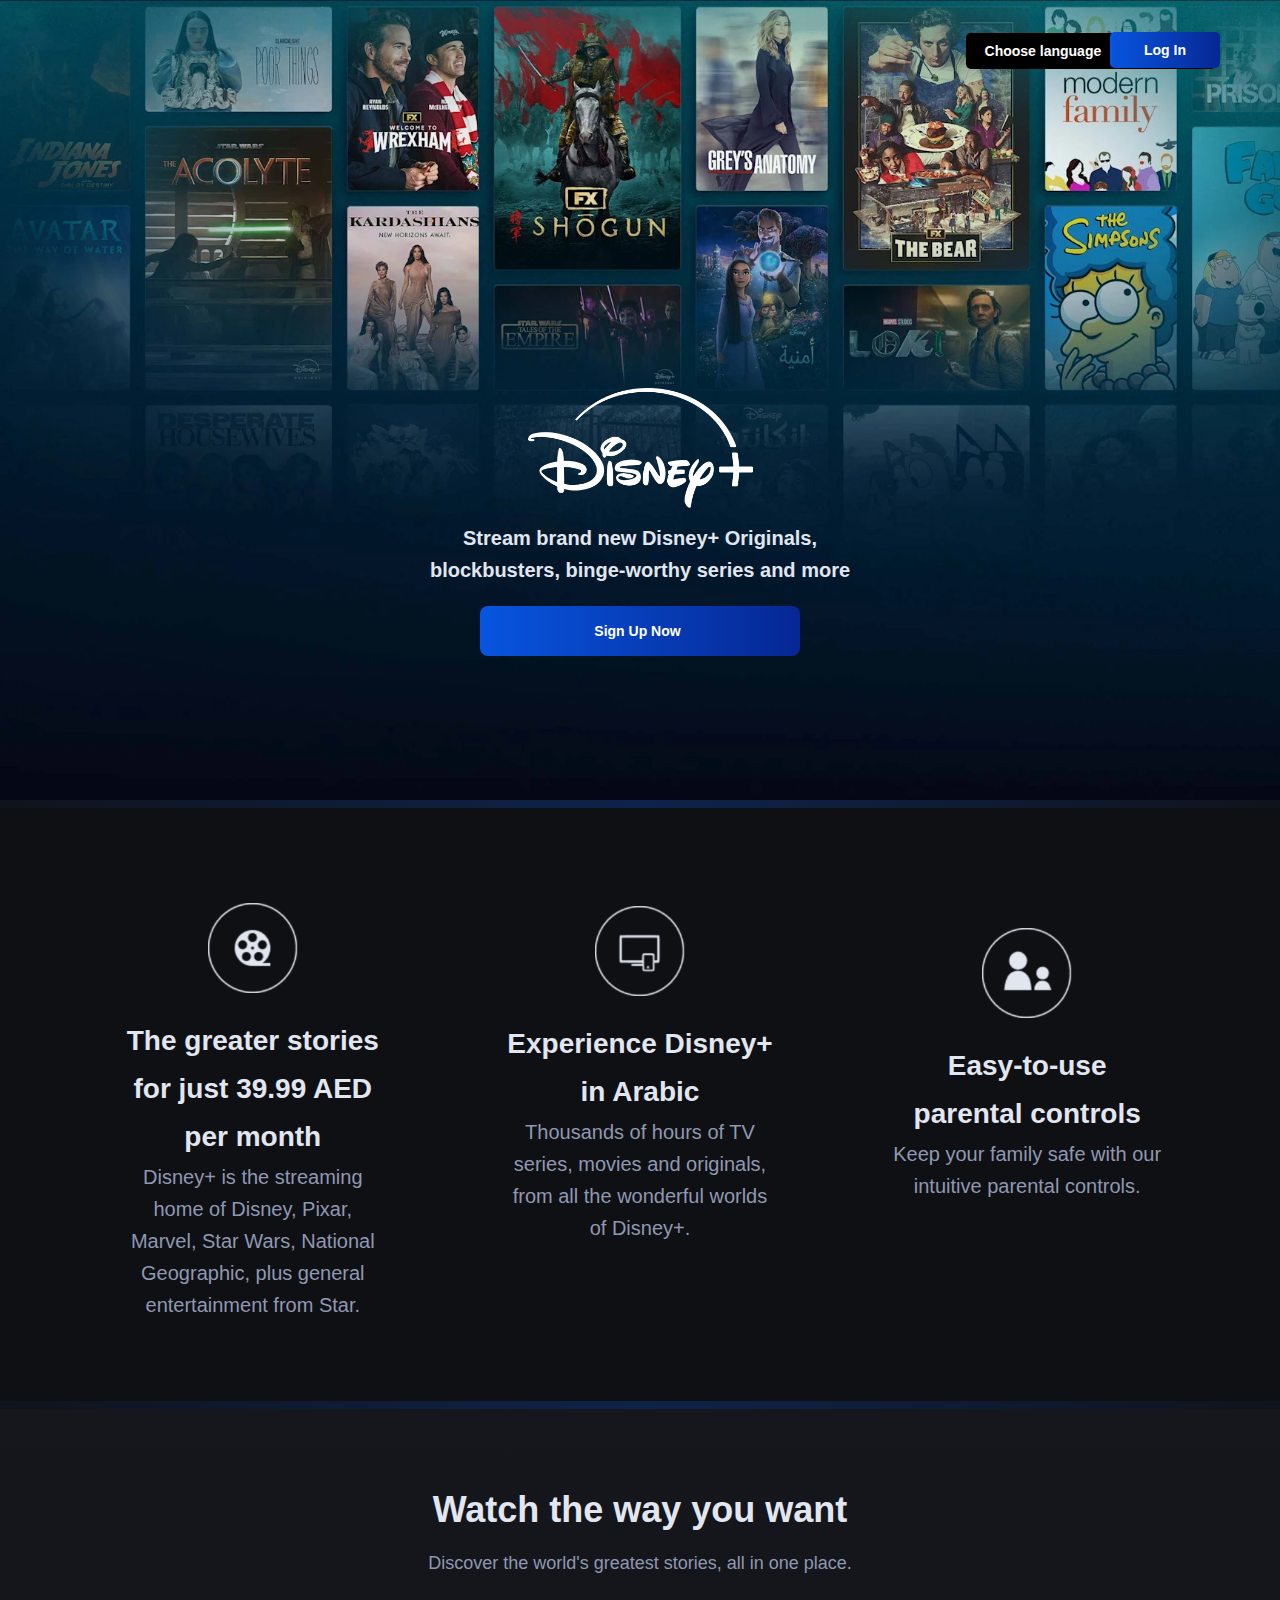
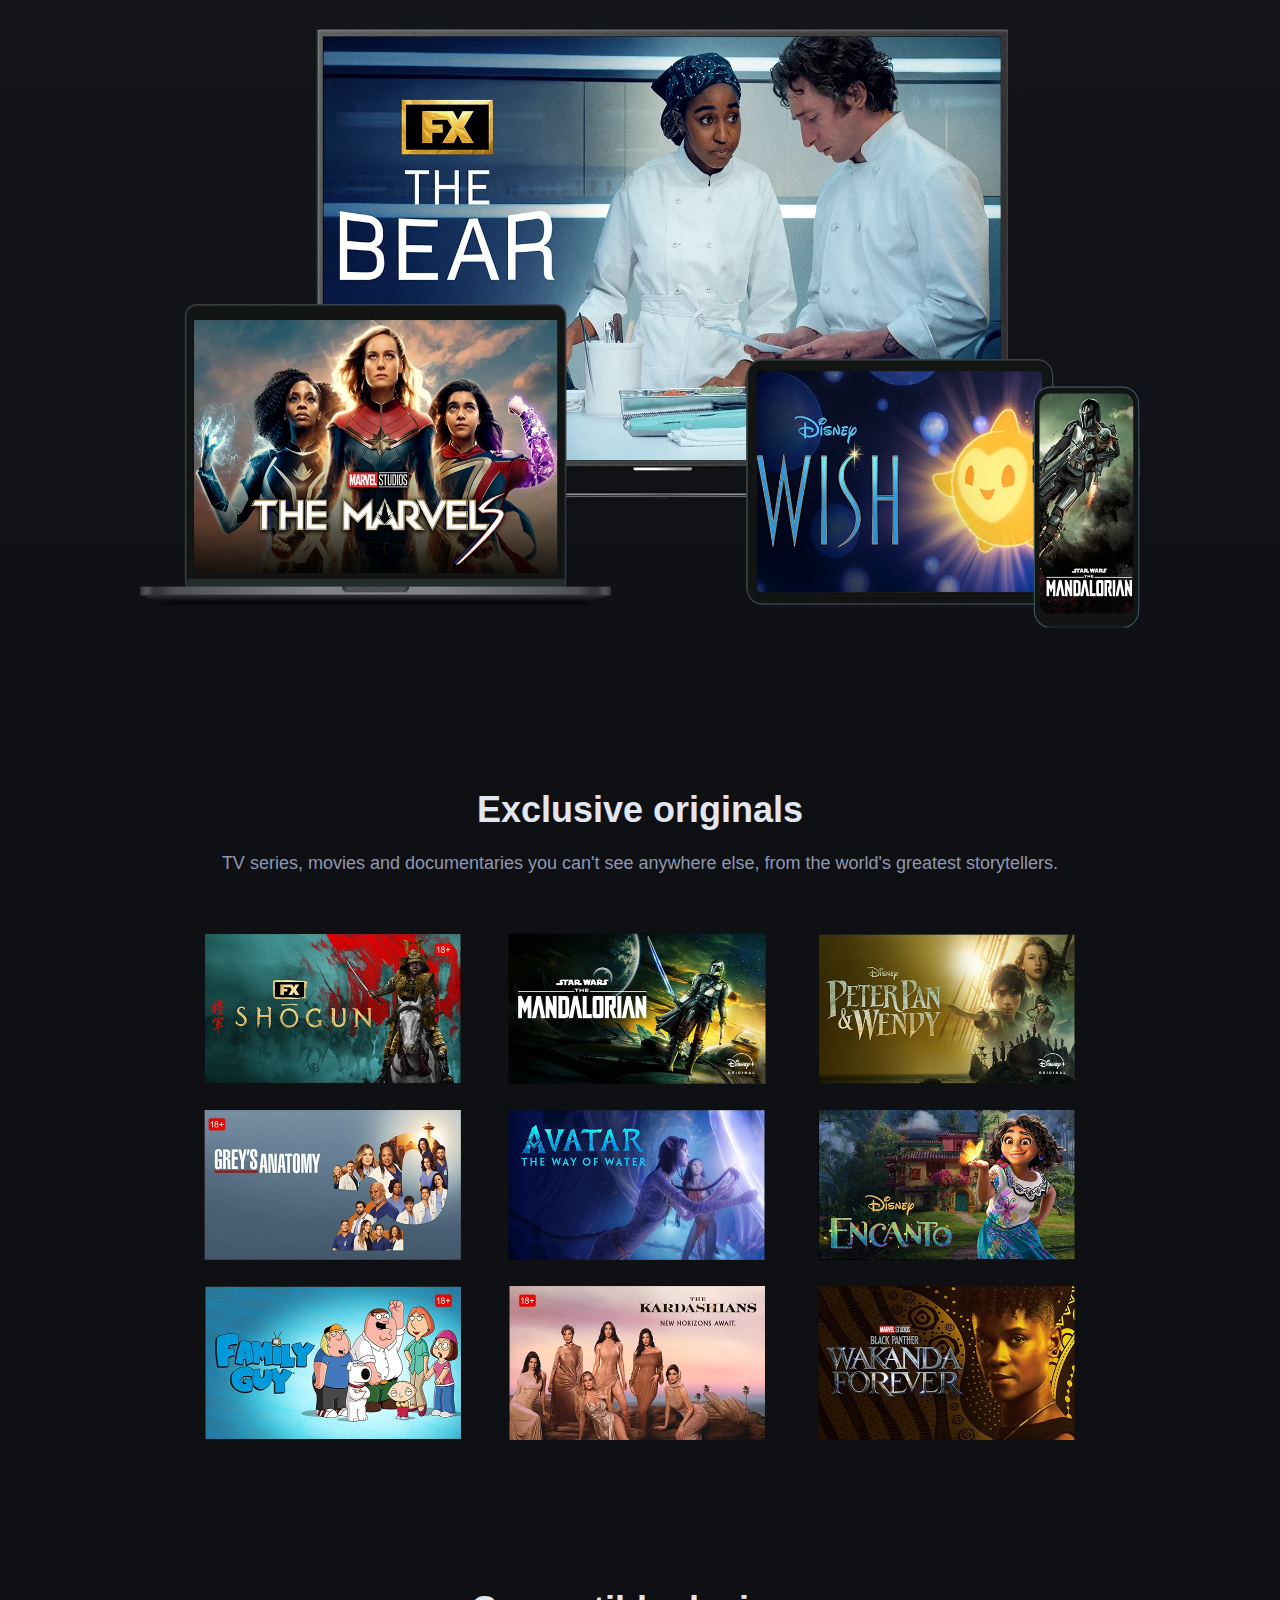
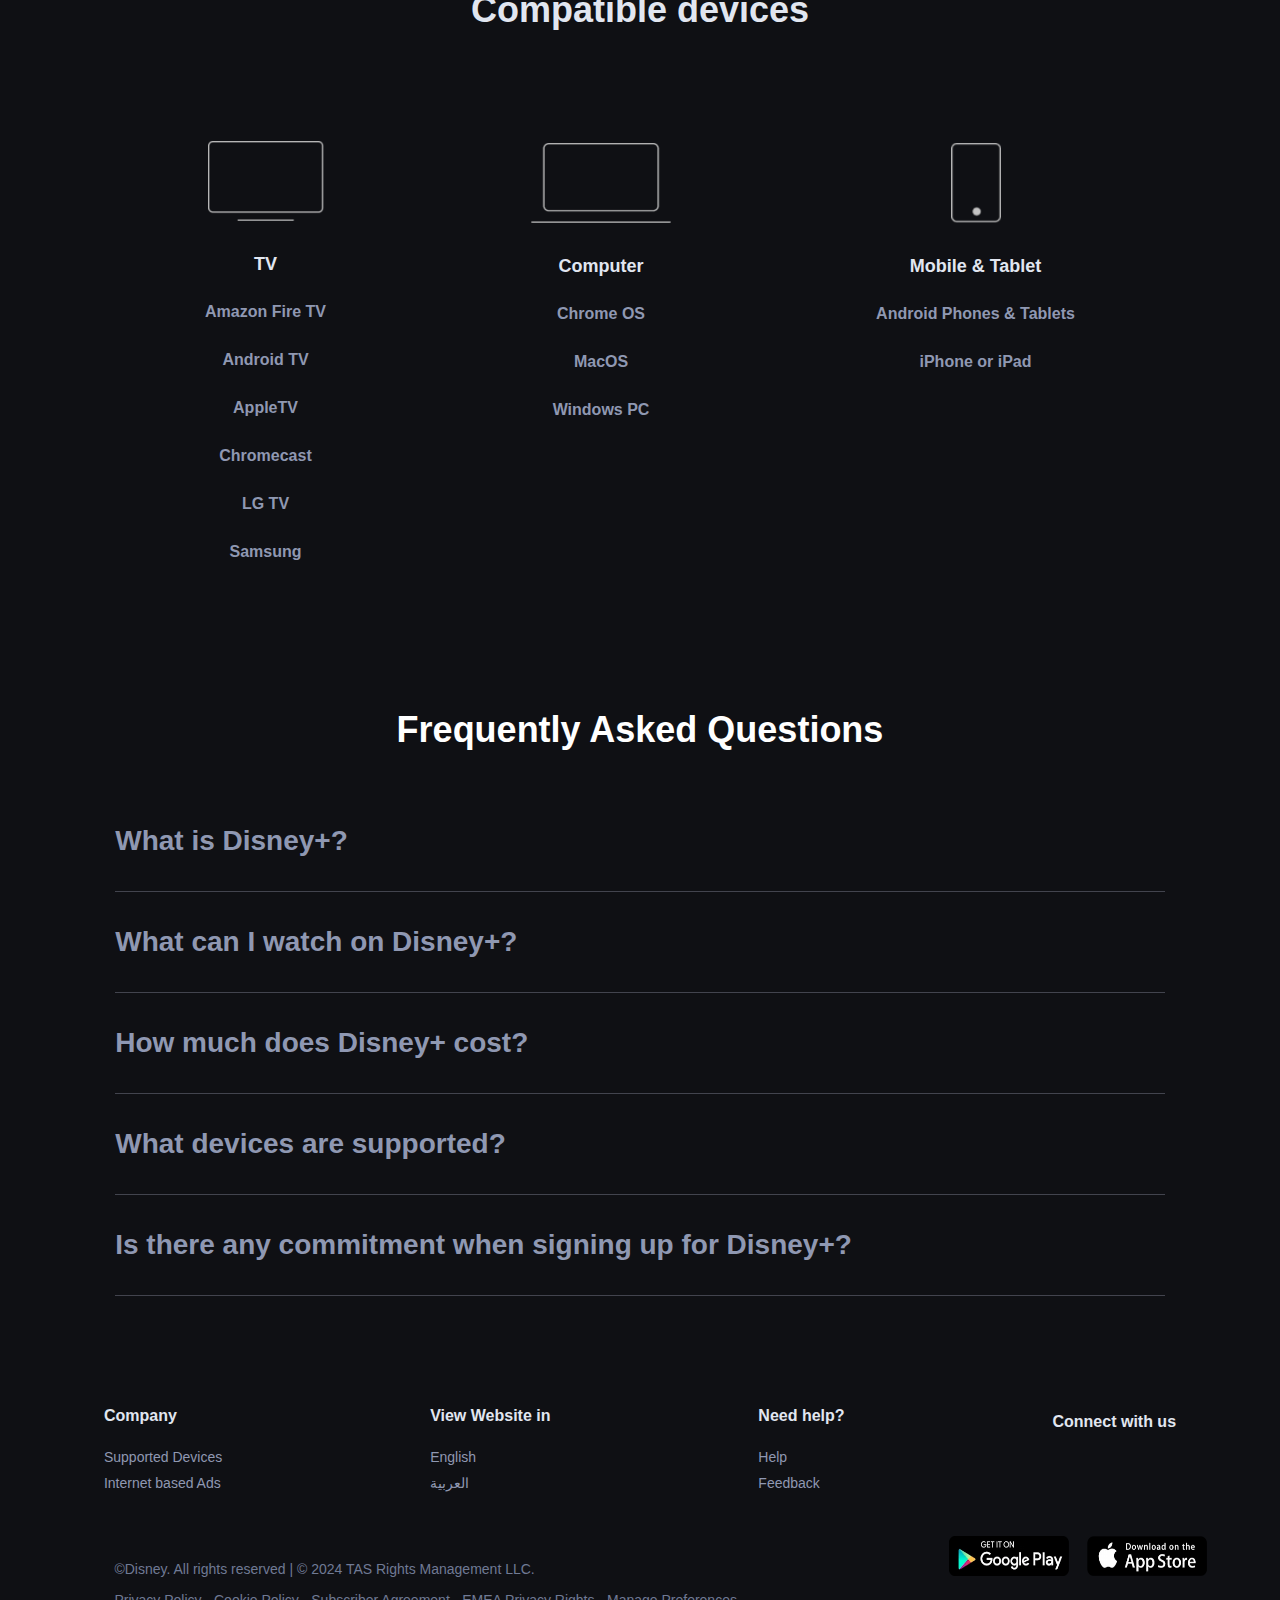
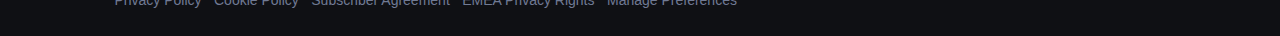
<file: index.html>
<!DOCTYPE html>
<html lang="ar">
<head>
    <meta charset="UTF-8">
    <meta name="viewport" content="width=device-width, initial-scale=1.0">
    <title>Disney+Hotstar</title>
    <link rel="stylesheet" href="style.css">
    <link rel="stylesheet" href="https://cdnjs.cloudflare.com/ajax/libs/font-awesome/6.6.0/css/all.min.css" integrity="sha512-Kc323vGBEqzTmouAECnVceyQqyqdsSiqLQISBL29aUW4U/M7pSPA/gEUZQqv1cwx4OnYxTxve5UMg5GT6L4JJg==" crossorigin="anonymous" referrerpolicy="no-referrer" />
</head>
<body>
    

    <main>
        <div class="head_section">
            <div class="language_settings">
                <h4 class="heading1">Choose language</h4>
                <select name="language" id="language" onchange="changeLanguage()">
                    <option value="en">English</option>
                    <option value="ar">العربية</option>
                </select>
                </div>
               <button type="button" id="log_in">Log In</button>
            
        <div class="disney-logo">
            <img src="disney-plus-logo.jpg" alt="disney logo" id="disney_logo">
            <p class="description">Stream brand new Disney+ Originals, <br> blockbusters, binge-worthy series and more</p>
            <button id="signup_form">Sign Up Now <i class="fa-solid fa-chevron-right"></i></button>
        </div>
        </div>

        <div class="entertainment-section">
            <div class="greatstories">
                <img src="entertainement.jpg" alt="device-reel" id="story">
                <h1 class="month">The greater stories for just 39.99 AED per month</h1>
                <p class="sentence">Disney+ is the streaming home of Disney, Pixar, Marvel, Star Wars, National Geographic, plus general entertainment from Star.</p>
            </div>
            <div class="language_preference">
                <img src="fav_device.jpg" alt="language settings" id="favlang">
                <h1 class="experience">Experience Disney+ in Arabic</h1>
                <p class="tvoption">Thousands of hours of TV series, movies and originals, from all the wonderful worlds of Disney+.</p>
            </div>
            <div class="settings">
                <img src="parental_logo.jpg" alt="parental settings" id="parent_control">
                <h1 class="parent_option">Easy-to-use parental controls</h1>
                <p class="inst_para">Keep your family safe with our intuitive parental controls.</p>
            </div>
        </div>

        <div class="watch_devices">
            <h1 class="watch">Watch the way you want</h1>
            <p class="discover">Discover the world's greatest stories, all in one place.</p>
            <img src="info_movie.jpg" alt="different devices" id="devices">
        </div>

        <div class="original_section">
            <h1 class="exclusive">Exclusive originals</h1>
            <p class="lists">TV series, movies and documentaries you can't see anywhere else, from the world's greatest storytellers.</p>
            <img src="shotgun.jpg" alt="Exclusive novie list" id="list_movies">
        </div>

        <div class="compati_devices">
            <h1 class="device_heading">Compatible devices</h1>
            <div class="list-container">
            <div class="tv">
                <img src="tv.jpg" alt="television-logo" id="tele">
                <ul id="tv_title">TV
                    <li id="tv1">Amazon Fire TV</li>
                    <li id="tv2">Android TV</li>
                    <li id="tv3">AppleTV</li>
                    <li id="tv4">Chromecast</li>
                    <li id="tv5">LG TV</li>
                    <li id="tv6">Samsung</li>
                </ul>
            </div>
            <div class="computer">
                <img src="computer.jpg" alt="monitor-logo" id="comp">
                <ul id="comp_title">Computer
                    <li id="chrome_comp">Chrome OS</li>
                    <li id="mac_comp">MacOS</li>
                    <li id="windows_comp">Windows PC</li>
                </ul>
            </div>
            <div class="tablet">
                <img src="mobile.jpg" alt="mobile-logo" id="smalldevices">
                <ul id="mob_tab">Mobile & Tablet
                    <li class="phone_tablet">Android Phones & Tablets</li>
                    <li class="i_prod">iPhone or iPad</li>
                </ul>
            </div>
            </div>
        </div>

        <div class="FAQs">
            <h1 class="faqs_heading">Frequently Asked Questions</h1>

           <div class="qna">
            <details> 
                <summary class="qna1">What is Disney+? <i class="fa-solid fa-chevron-down"></i></summary>
            
                <div class="qna1_answer">Disney+ is the dedicated streaming home of your favourite stories from Disney, Pixar, Marvel, Star Wars, National Geographic; as well as a huge range of general entertainment with Star - all in one place.  With thousands of movies, TV series, and exclusive Originals to choose from, there's something for everyone on Disney+. Subscribers can also enjoy a number of benefits included in their subscription, such as:
                    <li class="variety"> Unlimited downloads on up to 10 devices and up to 7 different profiles</li>
                    <li clas="safe-child"> A robust parental controls system including dedicated profiles for children.</li>
                    <li class="stream"> 4K UHD streaming with Dolby Vision and Dolby Atmos support on compatible devices for no extra cost</li>
                    <li class="limits"> Up to 4 screens can stream simultaneously</li>
                </div>
            </details>

            <details>
            <summary class="qna2">What can I watch on Disney+? <i class="fa-solid fa-chevron-down"></i></summary>

                <div class="qna2_answer">With thousands of films and series from the greatest storytellers around the globe and more added each month, you will always find something to watch on Disney+ 
                    <li class="list1"> The biggest animated blockbusters from Disney, like The Lion King and Encanto</li>
                    <li class="list2">Heart-warming storytelling for all ages from the masterminds at Pixar such as Luca and Turning Red</li>
                    <li class="list3">Experience the ever-growing story of the Marvel Cinematic Universe like never before with must-see exclusive Original series from Marvel Studios She-Hulk and Moon Knight</li>
                    <li class="list4">Relive the epic Saga in a galaxy far away with Star Wars hit series, like The Mandalorian and Andor</li>
                    <li class="list5"> Open your eyes to the beauty of our planet with fearless National Geographic explorers and a number of insightful documentaries, like Gordon Ramsay: Uncharted and Welcome to Earth</li>
                    <li class="list6"> With Star you will find the most talked about bingeable series like the global phenomenon The Walking Dead and Grey's Anatomy</li>
                </div>
            </details>

            <details>
            <summary class="qna3">How much does Disney+ cost? <i class="fa-solid fa-chevron-down"></i></summary>

                <div class="qna3_answer">WDisney+ is offering a limited time promotion taking place between 12 September 2024 to 27 September 2024.During this period, you can subscribe to the Disney+ monthly plan at a discounted price of 14.99 AED per month for 3 months compared to the usual monthly subscription price. After 3 months, your subscription will auto-renew at the then current price for a monthly subscription, unless you cancel before then. Cancellations take effect at the end of your billing period
                </div>
            </details>

            <details>
            <summary class="qna4">What devices are supported? <i class="fa-solid fa-chevron-down"></i></summary>

                <div class="qna4_answer">Disney+ is widely avaliable across mobile devices, web browsers, game consoles, set-top boxes, and smart TVs. Click <a href="https://help.apps.disneyplus.com/ae/en/support/solutions/articles/68000001619-supported-devices-on-disney" target="_blank">here</a> for the full list of supported devices. 
                </div>
            </details>

            <details>
                <summary class="qna5">Is there any commitment when signing up for Disney+? <i class="fa-solid fa-chevron-down"></i></summary>
                
                    <div class="qna5_answer">There are no commitments when you sign up for Disney+, and you have the full flexibility to cancel anytime, effective at the end of your current payment period. Just follow these 5 easy steps: <br>
                        1. Go to www.disneyplus.com and log in <br>
                        2. Select your Profile <br>
                        3. Select Account <br>
                        4. Select Cancel Subscription <br>
                        5. Select Complete Cancellation to confirm <br>
                        For more information click <a href="https://www.apps.disneyplus.com/subscriberagreement/ae/eng" target="_self">here</a>.
                    </div>
                </details>
                </div>
        </div>
    </main>

    <footer>
        <div class="footer_info">
            <div class="company_details">
                <h3 class="company_heading">Company</h3>
                <ul>
                    <a href="https://help.apps.disneyplus.com/ae/en/support/solutions/articles/68000001619-supported-devices-on-disney" target="_blank">
                        <li class="support-device">Supported Devices</li>
                    </a>
                    <a href="https://preferences-mgr.trustarc.com/?pid=disney01&aid=disneyplusemea01&type=disneyplusemea" target="_blank">
                        <li class="internet-ads">Internet based Ads</li>
                    </a>
                </ul>
            </div>

            <div class="lang-change">
                <h3 class="view_opt">View Website in</h3>
                <ul>
                    <li>English</li>
                    <li>العربية</li>  
                </ul>
            </div>

            <div class="help-sect">
                <h3 class="help">Need help?</h3>
                <ul>
                    <a href="https://help.apps.disneyplus.com/ae/en/support/home" target="_blank"><li class="help-link">Help</li></a>
                    <a href="https://help.apps.disneyplus.com/ae/en/support/tickets/feedback" target="_blank">
                        <li class="feedback-link">Feedback</li>
                    </a>  
                </ul>   
            </div>

            <div class="contact">
                <h3 class="connecting">Connect with us</h3>
                <ul>
                    <a href="https://www.facebook.com/profile.php?id=100090288875797" target="_blank"><i class="fa-brands fa-facebook"></i></a>
                    <a href="https://x.com/AliMans56482617" target="_blank"><i class="fa-brands fa-x-twitter"></i></a>
                    <a href="https://www.instagram.com/ali_qadir911/" target="_blank"><i class="fa-brands fa-instagram"></i></a>
                </ul>
            </div>
        </div>

        <div class="rights">
            <div class="setting-options">
            <p class="rights_para">©Disney. All rights reserved | © 2024 TAS Rights Management LLC.</p>
            <div class="references">
            <a href="https://privacy.thewaltdisneycompany.com/en/current-privacy-policy/" target="_blank" class="pri_policy">Privacy Policy</a>
            <a href="https://privacy.thewaltdisneycompany.com/en/current-privacy-policy/cookies-policy/" target="_blank" class="coo_policy">Cookie Policy</a>
            <a href="https://www.apps.disneyplus.com/subscriberagreement/ae/eng" target="_blank" class="sub_agreement">Subscriber Agreement</a>
            <a href="https://privacy.thewaltdisneycompany.com/ar/current-privacy-policy-ar/emea-privacy-rights-ar/" target="_blank" class="privacy_rights">EMEA Privacy Rights</a>
            <a href="#" target="_blank" class="manager">Manage Preferences</a>
            </div>
        </div>

        <div class="app-download">
            <a href="https://play.google.com/store/apps/details?id=com.disneyplus.mea" target="_blank">
                <img src="google-playstore.jpg" alt="googleplaystore option" id="googleid">
            </a>
            <a href="https://apps.apple.com/in/app/id1614201510" target="_blank">
                <img src="ios-appstore.jpg" alt="appleplaystore option" id="appleid">
            </a>
        </div>
        </div>
    </footer>


<script src="product.js"></script>
    
</body>
</html>
</file>
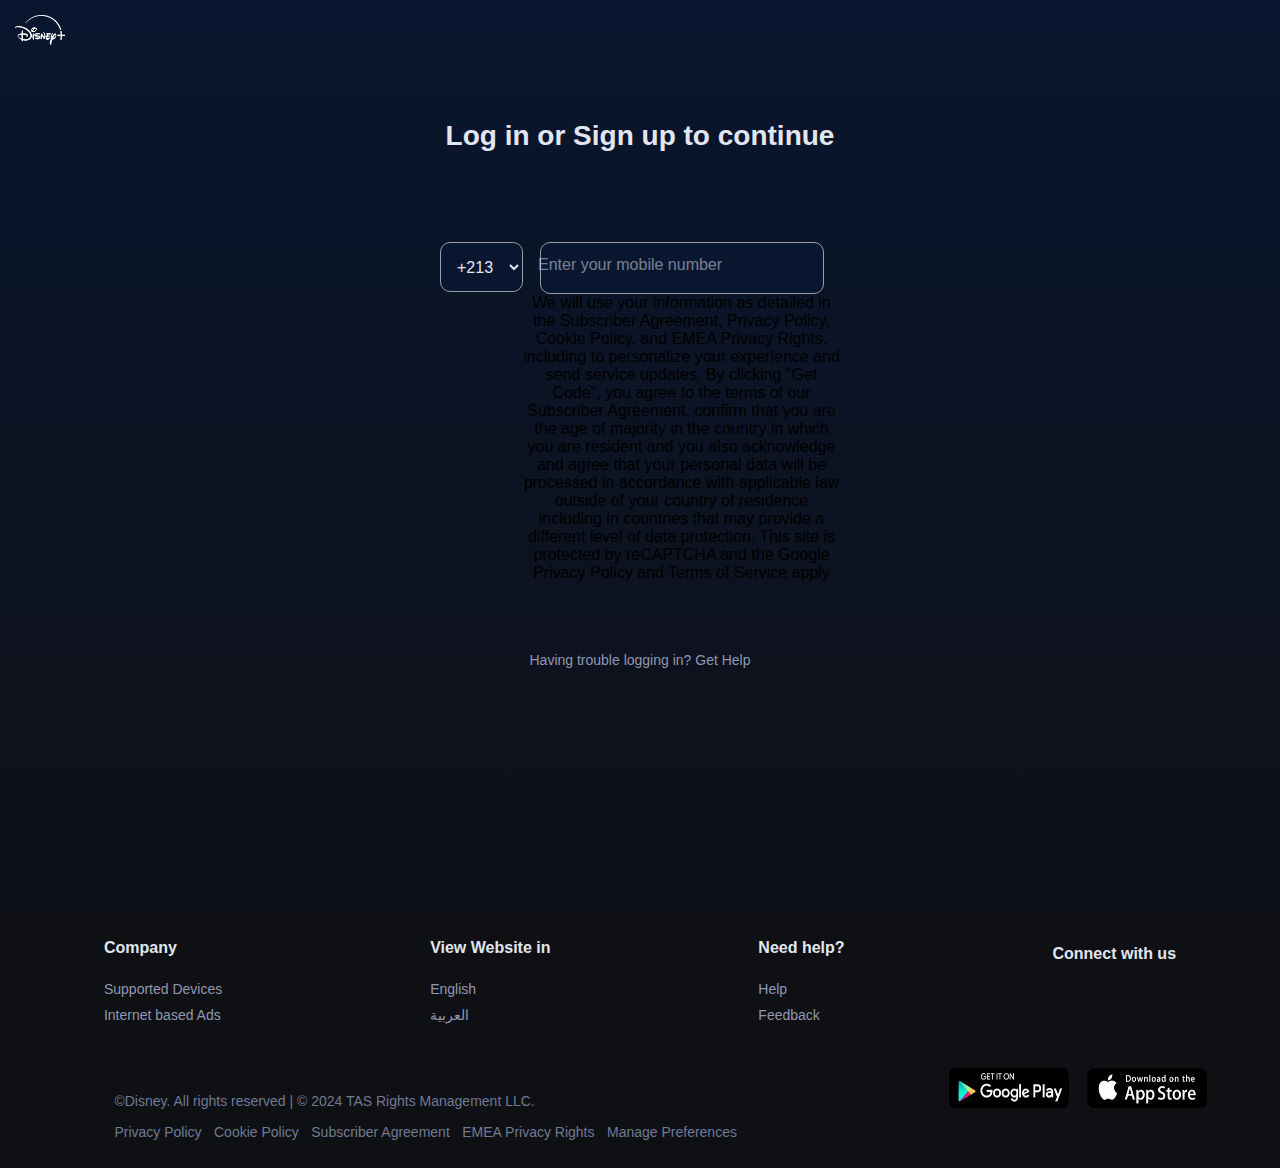
<file: signin.html>
<!DOCTYPE html>
<html lang="en">
<head>
    <meta charset="UTF-8">
    <meta name="viewport" content="width=device-width, initial-scale=1.0">
    <title>Sign Up</title>
     <link rel="stylesheet" href="style-login.css">
     <link rel="stylesheet" href="https://cdnjs.cloudflare.com/ajax/libs/font-awesome/6.6.0/css/all.min.css" integrity="sha512-Kc323vGBEqzTmouAECnVceyQqyqdsSiqLQISBL29aUW4U/M7pSPA/gEUZQqv1cwx4OnYxTxve5UMg5GT6L4JJg==" crossorigin="anonymous" referrerpolicy="no-referrer"/>
</head>
<body>
    <header>
        <img src="disney-plus-logo.jpg" alt="disney logo">
    </header>
    <main>
        <div class="container">
        <h1>Log in or Sign up to continue</h1>

        <div class="input_num">
            <!-- <details>
                <summary>+213  <i class="fa-solid fa-chevron-down"></i></summary>
                <div class="codelist">
                <div>Algeria       +213</div>
                <div>Bahrain       +973</div>
                <div>Egypt         +20</div>
                <div>Kuwait       +965</div>
                <div>Palestine       +970</div>
                <div>United Arab Emirates       +971</div>
                <div>Yemen       +967</div>
                </div>
            </details> -->
             <select name="country code" id="country_code">
                <option value="+213" data-descr="Algeria">Algeria       +213</option>
                <option value="+973" data-descr="Bahrain">Bahrain       +973</option>
                <option value="+20" data-descr="Egypt">Egypt         +20</option>
                <option value="+965" data-descr="Kuwait">Kuwait       +965</option>
                <option value="+970" data-descr="Palestine">Palestine       +970</option>
                <option value="+971" data-descr="UAE">United Arab Emirates       +971</option>
                <option value="+967" data-descr="Yemen">Yemen       +967</option>
            </select>
            <label>
            <input id="mbnum" type="tel" name="phone_number" placeholder="">
            <span>Enter your mobile number</span>
            <p id="info_services">We will use your information as detailed in the Subscriber Agreement, Privacy Policy, Cookie Policy, and EMEA Privacy Rights, including to personalize your experience and send service updates. By clicking "Get Code", you agree to the terms of our Subscriber Agreement, confirm that you are the age of majority in the country in which you are resident and you also acknowledge and agree that your personal data will be processed in accordance with applicable law outside of your country of residence including in countries that may provide a different level of data protection. This site is protected by reCAPTCHA and the Google Privacy Policy and Terms of Service apply</p>

            </label><br>
        </div>
        
            <p id="info_services" style="display: none;">We will use your information as detailed in the Subscriber Agreement, Privacy Policy, Cookie Policy, and EMEA Privacy Rights, including to personalize your experience and send service updates. By clicking "Get Code", you agree to the terms of our Subscriber Agreement, confirm that you are the age of majority in the country in which you are resident and you also acknowledge and agree that your personal data will be processed in accordance with applicable law outside of your country of residence including in countries that may provide a different level of data protection. This site is protected by reCAPTCHA and the Google Privacy Policy and Terms of Service apply</p>

        <div class="instructions">
            <p>Having trouble logging in? <a href="https://help.apps.disneyplus.com/ae/en/support/search?term=login" target="_blank">Get Help</a></p>
        </div>
        </div>
    </main>

    <footer>
        <div class="footer_info">
            <div class="company_details">
                <h3 class="company_heading">Company</h3>
                <ul>
                    <a href="https://help.apps.disneyplus.com/ae/en/support/solutions/articles/68000001619-supported-devices-on-disney" target="_blank">
                        <li class="support-device">Supported Devices</li>
                    </a>
                    <a href="https://preferences-mgr.trustarc.com/?pid=disney01&aid=disneyplusemea01&type=disneyplusemea" target="_blank">
                        <li class="internet-ads">Internet based Ads</li>
                    </a>
                </ul>
            </div>

            <div class="lang-change">
                <h3 class="view_opt">View Website in</h3>
                <ul>
                    <li>English</li>
                    <li>العربية</li>  
                </ul>
            </div>

            <div class="help-sect">
                <h3 class="help">Need help?</h3>
                <ul>
                    <a href="https://help.apps.disneyplus.com/ae/en/support/home" target="_blank"><li class="help-link">Help</li></a>
                    <a href="https://help.apps.disneyplus.com/ae/en/support/tickets/feedback" target="_blank">
                        <li class="feedback-link">Feedback</li>
                    </a>  
                </ul>   
            </div>

            <div class="contact">
                <h3 class="connecting">Connect with us</h3>
                <ul>
                    <a href="https://www.facebook.com/profile.php?id=100090288875797" target="_blank"><i class="fa-brands fa-facebook"></i></a>
                    <a href="https://x.com/AliMans56482617" target="_blank"><i class="fa-brands fa-x-twitter"></i></a>
                    <a href="https://www.instagram.com/ali_qadir911/" target="_blank"><i class="fa-brands fa-instagram"></i></a>
                </ul>
            </div>
        </div>

        <div class="rights">
            <div class="setting-options">
            <p class="rights_para">©Disney. All rights reserved | © 2024 TAS Rights Management LLC.</p>
            <div class="references">
            <a href="https://privacy.thewaltdisneycompany.com/en/current-privacy-policy/" target="_blank" class="pri_policy">Privacy Policy</a>
            <a href="https://privacy.thewaltdisneycompany.com/en/current-privacy-policy/cookies-policy/" target="_blank" class="coo_policy">Cookie Policy</a>
            <a href="https://www.apps.disneyplus.com/subscriberagreement/ae/eng" target="_blank" class="sub_agreement">Subscriber Agreement</a>
            <a href="https://privacy.thewaltdisneycompany.com/ar/current-privacy-policy-ar/emea-privacy-rights-ar/" target="_blank" class="privacy_rights">EMEA Privacy Rights</a>
            <a href="#" target="_blank" class="manager">Manage Preferences</a>
            </div>
        </div>

        <div class="app-download">
            <a href="https://play.google.com/store/apps/details?id=com.disneyplus.mea" target="_blank">
                <img src="google-playstore.jpg" alt="googleplaystore option" id="googleid">
            </a>
            <a href="https://apps.apple.com/in/app/id1614201510" target="_blank">
                <img src="ios-appstore.jpg" alt="appleplaystore option" id="appleid">
            </a>
        </div>
        </div>
    </footer>
<script src="lang.js"></script> 
</body>
</html>
</file>
<file: style.css>
* {
    padding: 0;
    margin: 0;
}

body {
    width: 100%;
    font-family: sans-serif;
    background-color: rgba(15,16,20,255);
    direction: ltr;
    text-align: left;
}

.rtl {
    direction: rtl;
    text-align: right;
}

/** Header section **/

.head_section {
    background-image: url("background-movie.jpg");
    background-repeat: no-repeat;
    background-size: cover;
    width: 100%;
    height: 800px;
    border-bottom: 8px solid;
    border-image: linear-gradient(to right,rgba(15,19,28,255), rgba(14,35,75,255), rgba(15,19,28,255))1;
    
}

.language_settings {
    width: 250px;
    height: 36px;
    color: #ffffff;
    font-size: 14px;
    background-color: transparent;
    display: flex;
    align-items: center;
    justify-content: center;
    padding: 8px 12px 8px 16px;
    position: relative;
    top: 25px;
    left: 950px;   
}

.language_settings h4 {
    width: 150px;
    height: 16px;
    color: #ffffff;
    font-size: 14px;
    padding: 10px 5px 10px 5px;
    background-color: black;
    text-align:center;
    border-top-left-radius: 5px;
    border-bottom-left-radius: 5px;
    cursor:default;
}

#language {
    width: 100px;
    height: 36px;
    color: #E1E6F0;
    font-size: 14px;
    font-weight: bold;
    font-family: sans-serif;
    background-color: #000000;
    padding: 8px 5px 8px 5px;
    border: none;
    outline:none;
    border-top-right-radius: 5px;
    border-bottom-right-radius: 5px;
    text-align: center;
    cursor: pointer;
}

#language option {
    background-color: black;
    padding-right: 2px;
    font-size: 12px;
    font-weight: bold;
    cursor: pointer;
}


#log_in {
    width: 110px;
    height: 36px;
    color: #ffffff;
    font-size: 14px;
    font-family: sans-serif;
    background-image: linear-gradient(to right, #0855df, #062794);
    border: none;
    border-radius: 5px;
    font-weight: bold;
    float:right;
    margin-top:-20px;
    margin-right: 60px;
    cursor:pointer;
    position: relative;
}

#log_in:hover {
    scale: 1.06;
    transition: 0.3s ease-in-out;
} 

#log_in:not(:hover) {
    transition: 0.3s ease-in-out;
}

.disney-logo { 
    width: 100%;
    height: 35%;
    display: inline-block;
    text-align: center;
    margin-bottom: 40px;
    background-color: transparent;
    margin-top: 320px;
    padding-bottom: 70px;
}

#disney_logo {
    width: 225px;
    height: 120px;
    background-color: transparent;
}

.description {
    font-size: 20px;
    color: #E1E6F0;
    background-color: transparent;
    font-weight: bold;
    line-height: 2rem;
    margin: 10px 0 20px 0;
}

#signup_form {
    height: 50px;
    width: 320px;
    background-image: linear-gradient(to right, #0855df, #062794);
    font-size: 14px;
    font-weight: bold;
    color: #ffffff;
    padding: 10px;
    border: none;
    border-radius: 8px;
    cursor:pointer;
}

#signup_form:hover {
    scale: 1.06;
    transition: 0.3s ease-in-out;
} 

#signup_form:not(:hover) {
    transition: 0.3s ease-in-out;
}

#signup_form i{
    color:white;
    padding-left: 5px;
}

/** Instruction section **/

.entertainment-section {
    width: 100%;
    background-color:rgba(15,16,20,255);
    color:#ffffff;
    font-family: sans-serif;
    display: flex;
    align-items: center;
    justify-content: space-evenly;
    border-bottom: 8px solid;
    border-image: linear-gradient(to right,rgba(15,19,28,255), rgba(14,35,75,255), rgba(15,19,28,255))1;
}

.entertainment-section img {
    width: 90px;
    height: 90px;
    margin-bottom: 20px;
}

.entertainment-section h1 {
    color:#E1E6F0;
    font-size: 28px;
    line-height: 3rem;
}

.entertainment-section p {
    color:#8f98b2;
    font-size: 20px;
    line-height: 2rem;
}

.entertainment-section div {
    width: 21%;
    margin-bottom: 80px;
    text-align: center;
}

.greatstories {
    margin-top: 95px;
}

.language_preference {
    margin-top: 20px;
}

/** device section **/

.watch_devices {
    width: 100%;
    height: 900px;
    background-image: linear-gradient(rgba(21,23,29,255), rgba(15,16,20,255));
    text-align: center;
}

#devices {
    width: 80%;
    height: 70%;
    position: relative;
    top: 90px;
}

.watch_devices h1 {
    color: #E1E6F0;
    font-size: 36px;
    font-weight: bold;
    font-family: sans-serif;
    position: relative;
    top: 80px;
}

.watch_devices p {
    color: #8f98b2;
    font-size: 18px;
    font-family: sans-serif;
    line-height: 4rem;
    position: relative;
    top: 80px;
}

/** exclusive movie section **/

.original_section {
    width: 100%;
    height: 800px;
    background-color: rgba(15,16,20,255);
    text-align: center;
}

#list_movies {
    width: 75%;
    height: 70%;
    position: relative;
    top: 90px;
}

.original_section h1 {
    color: #E1E6F0;
    font-size: 36px;
    font-weight: bold;
    font-family: sans-serif;
    position: relative;
    top: 80px;
}

.original_section p {
    color: #8f98b2;
    font-size: 18px;
    font-family: sans-serif;
    line-height: 4rem;
    position: relative;
    top: 80px;
}

/** compatible device section **/

.compati_devices {
    width: 100%;
    height: 800px;
    background-color: rgba(15,16,20,255);
    text-align:center;
}

.list-container {
    display:flex;
    align-items: center;
    justify-content: space-evenly;
    line-height: 3rem;
    margin-top: 120px;
}

.compati_devices h1 {
    color: #E1E6F0;
    font-size: 36px;
    font-weight: bold;
    font-family: sans-serif;
    position: relative;
    top: 80px;
}

#comp {
    width: 140px;
    height: 80px;
}

#smalldevices {
    width: 50px;
    height: 80px;
}

#tele {
    width: 116px;
    height: 80px;
}

.tv {
    position:relative;
    top: 70px;
}

.tablet {
    position: relative;
    bottom: 24px;
}

.compati_devices ul {
    color:#E1E6F0;
    font-size:18px;
    font-weight: bold;
    font-family: sans-serif;
}

.compati_devices li {
    color:#8f98b2;
    font-size: 16px;
    font-family: sans-serif;
    padding: 0 20px;
    list-style: none;
}

/** FAQs section **/

.FAQs {
    width: 100%;
    height:auto;
    background-color: rgba(15,16,20,255);
    margin-bottom: 90px;
}

.FAQs h1 {
    color:#ffffff;
    font-size: 36px;
    font-family: sans-serif;
    font-weight: bold;
    margin-bottom: 40px;
    text-align:center;
}

details {
    background-color: rgba(15,16,20,255);
    width: 82%;
    border-bottom: 0.5px solid #42444e;
    text-align: left;
    display: flex;
}

summary {
    color:#8f98b2;
    width: 100%;
    font-size: 28px;
    font-family: sans-serif;
    font-weight: bolder;
    display: flex;
    justify-content: space-between;
    align-items: center;
    list-style:none;
    cursor:pointer;
}

details div {
    color:#8f98b2;
    font-size: 18px;
    line-height: 3rem;
    font-family: sans-serif;
    border-bottom: 0.5px solid #42444e;
    height:fit-content
}

details[open] summary {
    color:#ffffff;
}

details[open] i {
    transform: rotate(180deg);
    color: #ffffff;
}

details[open] div {
    overflow:hidden;
    transition: max-height 0.5s ease-out;
}

.qna {
    height: auto;
    display: flex;
    flex-direction: column;
    line-height: 100px;
    justify-content: center;
    align-items: center;
}

summary i {
    font-size: 14px;
    position: static;
}

/** footer section **/

.footer_info {
    width: 100%;
    height: 150px;
    background-color: rgba(15,16,20,255);
    display:flex;
    justify-content: space-around;
    align-items: center;
}

a {
    text-decoration: none;
    color:inherit;
}

a:link {
    text-decoration: none;
    color: inherit;
}

.footer_info ul {
    margin: 24px 0;
}

.footer_info ul li {
    color:#8f98b2;
    font-size: 14px;
    list-style: none;
    margin-bottom: 10px;
}

.footer_info h3 {
    color:#E1E6F0;
    font-size: 16px;
}

.contact ul {
    color:#E1E6F0;
    width: 120px;
    height: 30px;
    display: flex;
    align-items: center;
    justify-content: center;
    text-align: center;
    gap: 20px;
    margin:24px 0;
}

.contact ul i {
    font-size: 24px;
}

.rights {
    width: 100%;
    height: 100px;
    background-color: rgba(15,16,20,255);
    display:flex;
    justify-content: space-around;
    align-items:center;
}

.rights p {
    color: #707a94;
    font-size: 14px;
}

.setting-options {
    width: 60%;
    height: 100%;
    display: inline-block;
    justify-content: center;
    align-items: center;
    position: relative;
    left: 60px;
}

.setting-options p {
    position: relative;
    top: 25px;
}

.setting-options a {
    display: inline-block;
    color: #707a94;
    font-size: 14px;
    margin-top: 15px;
    margin-right: 8px;
    position:relative;
    top: 25px;
}

.app-download {
    width: 23%;
    height: 100%;
    display: flex;
    align-items:start;
    justify-content: space-evenly;
}

.app-download img {
    width: 120px;
    height: 40px;
    position: relative;
    vertical-align: top;
}
</file>
<file: style-login.css>
* {
    padding: 0;
    margin: 0;
}

body {
    width: 100%;
    font-family: sans-serif;
    background-image: linear-gradient(#09162f, #0f1014);
    height: 1000px;
    background-repeat: no-repeat;
}

header {
    width:100%;
    height: 35px;
}

header img {
    width: 50px;
    height: 30px;
    display: block;
    align-items: center;
    justify-content: start;
    margin: 15px 15px;
}

.container {
    height: 70%;
    width: 100%;
    text-align:center;
    display:flex;
    flex-direction: column;
    justify-content: center;
    align-items: center;
}

.container h1 {
    font-size:28px;
    font-weight:bold;
    color:#E1E6F0;
    padding: 70px 0 90px;
    font-family: sans-serif;
}

.input_num {
    width: 400px;
    height: 60px;
    display:flex;
    justify-content: space-between;
    align-items:flex-start;
    text-align: center;
    flex-wrap: nowrap;
}

/* summary {
    width: 100px;
    height:50px;
    border: 0.5px solid #999ba5;
    border-radius: 10px;
    color:#E1E6F0;
    font-family: sans-serif;
    font-size:16px;
    background-color:#09162f;
    list-style: none;
    display: flex;
    justify-content: center;
    align-items: center;
}

summary i {
    font-size: 10px;
    margin-left: 7px;
}

details[open] summary i {
    transform:rotate(180deg);
    transition: 0.1s ease-out;
}

details[open] {
    position:relative;
    left: 180px;
    top: 120px;
} */

/* details div {
    background-color: rgba(15,16,20,255);
    width: 400px;
    padding: 12px 16px;
    font-size: 16px;
    font-family: sans-serif;
    border-radius: 10px;
    height:auto;
    cursor: pointer;
    color:#E1E6F0;
    display: flex;
    justify-content: space-between;
    align-items: center;
} */

/* .codelist {
    border: 0.5 solid rgb(78, 76, 76);
    display: flex;
    flex-direction: column;
} */

#country_code {
    width: 100px;
    height:50px;
    border: 0.5px solid #999ba5;
    border-radius: 10px;
    color:#E1E6F0;
    padding: 12px 12px;
    font-family: sans-serif;
    font-size:16px;
    background-color:#09162f;
}

#country_code option {
    background-color: rgba(15,16,20,255);
    width: 400px;
    padding: 12px 16px;
    font-size: 16px;
    font-family: sans-serif;
    border: 0.5 solid rgb(78, 76, 76);
    border-radius: 10px;
    height:auto;
    cursor: pointer;
} 

#mbnum {
    width: 250px;
    height:50px;
    border: 0.5px solid #999ba5;
    border-radius: 10px;
    color:#E1E6F0;
    padding: 0 16px;
    font-family: sans-serif;
    font-size:16px;
    background-color:#09162f;
}

label {
    position:relative;
    display: inline-block;
}

span {
    color:#E1E6F0;
    padding: 10px;
    pointer-events: none;
    position:absolute;
    left:0;
    top:0;
    transition: 0.4s;
    opacity: 0.5;
    margin-left: 5px;
    margin-top: 4px;
}

#mbnum:focus, #mbnum:not(:placeholder-shown) {
    outline: none;
    border-color: #f3f4f8; 
  }

#mbnum:focus + span, #mbnum:not(:placeholder-shown) + span {
    opacity: 1;
    transform: scale(0.75) translateY(-70%) translateX(-20px);
    color:#E1E6F0;
    background-color: #09162f;
}

#mbnum:focus {
    position: relative;
    right: 50px;
}

/* #info_services {
    font-size: 10px;
    font-family: sans-serif;
    color:#707a94;
    width:400px;
    display: inline-block;
    text-align: left;
    align-items: center;
    display:none;
} */

/* ::placeholder {
    color:#707a94;
    opacity: 1;
} */

.instructions p {
    font-size: 14px;
    color: #8f98b2;
    margin: 350px 0 250px;
}

.instructions a {
    color: #3586f0;
}



/** footer section **/

.footer_info {
    width: 100%;
    height: 150px;
    background-color: rgba(15,16,20,255);
    display:flex;
    justify-content: space-around;
    align-items: center;
}

a {
    text-decoration: none;
    color:inherit;
}

a:link {
    text-decoration: none;
    color: inherit;
}

.footer_info ul {
    margin: 24px 0;
}

.footer_info ul li {
    color:#8f98b2;
    font-size: 14px;
    list-style: none;
    margin-bottom: 10px;
}

.footer_info h3 {
    color:#E1E6F0;
    font-size: 16px;
}

.contact ul {
    color:#E1E6F0;
    width: 120px;
    height: 30px;
    display: flex;
    align-items: center;
    justify-content: center;
    text-align: center;
    gap: 20px;
    margin:24px 0;
}

.contact ul i {
    font-size: 24px;
}

.rights {
    width: 100%;
    height: 100px;
    background-color: rgba(15,16,20,255);
    display:flex;
    justify-content: space-around;
    align-items:center;
}

.rights p {
    color: #707a94;
    font-size: 14px;
}

.setting-options {
    width: 60%;
    height: 100%;
    display: inline-block;
    justify-content: center;
    align-items: center;
    position: relative;
    left: 60px;
}

.setting-options p {
    position: relative;
    top: 25px;
}

.setting-options a {
    display: inline-block;
    color: #707a94;
    font-size: 14px;
    margin-top: 15px;
    margin-right: 8px;
    position:relative;
    top: 25px;
}

.app-download {
    width: 23%;
    height: 100%;
    display: flex;
    align-items:start;
    justify-content: space-evenly;
}

.app-download img {
    width: 120px;
    height: 40px;
    position: relative;
    vertical-align: top;
}
</file>
